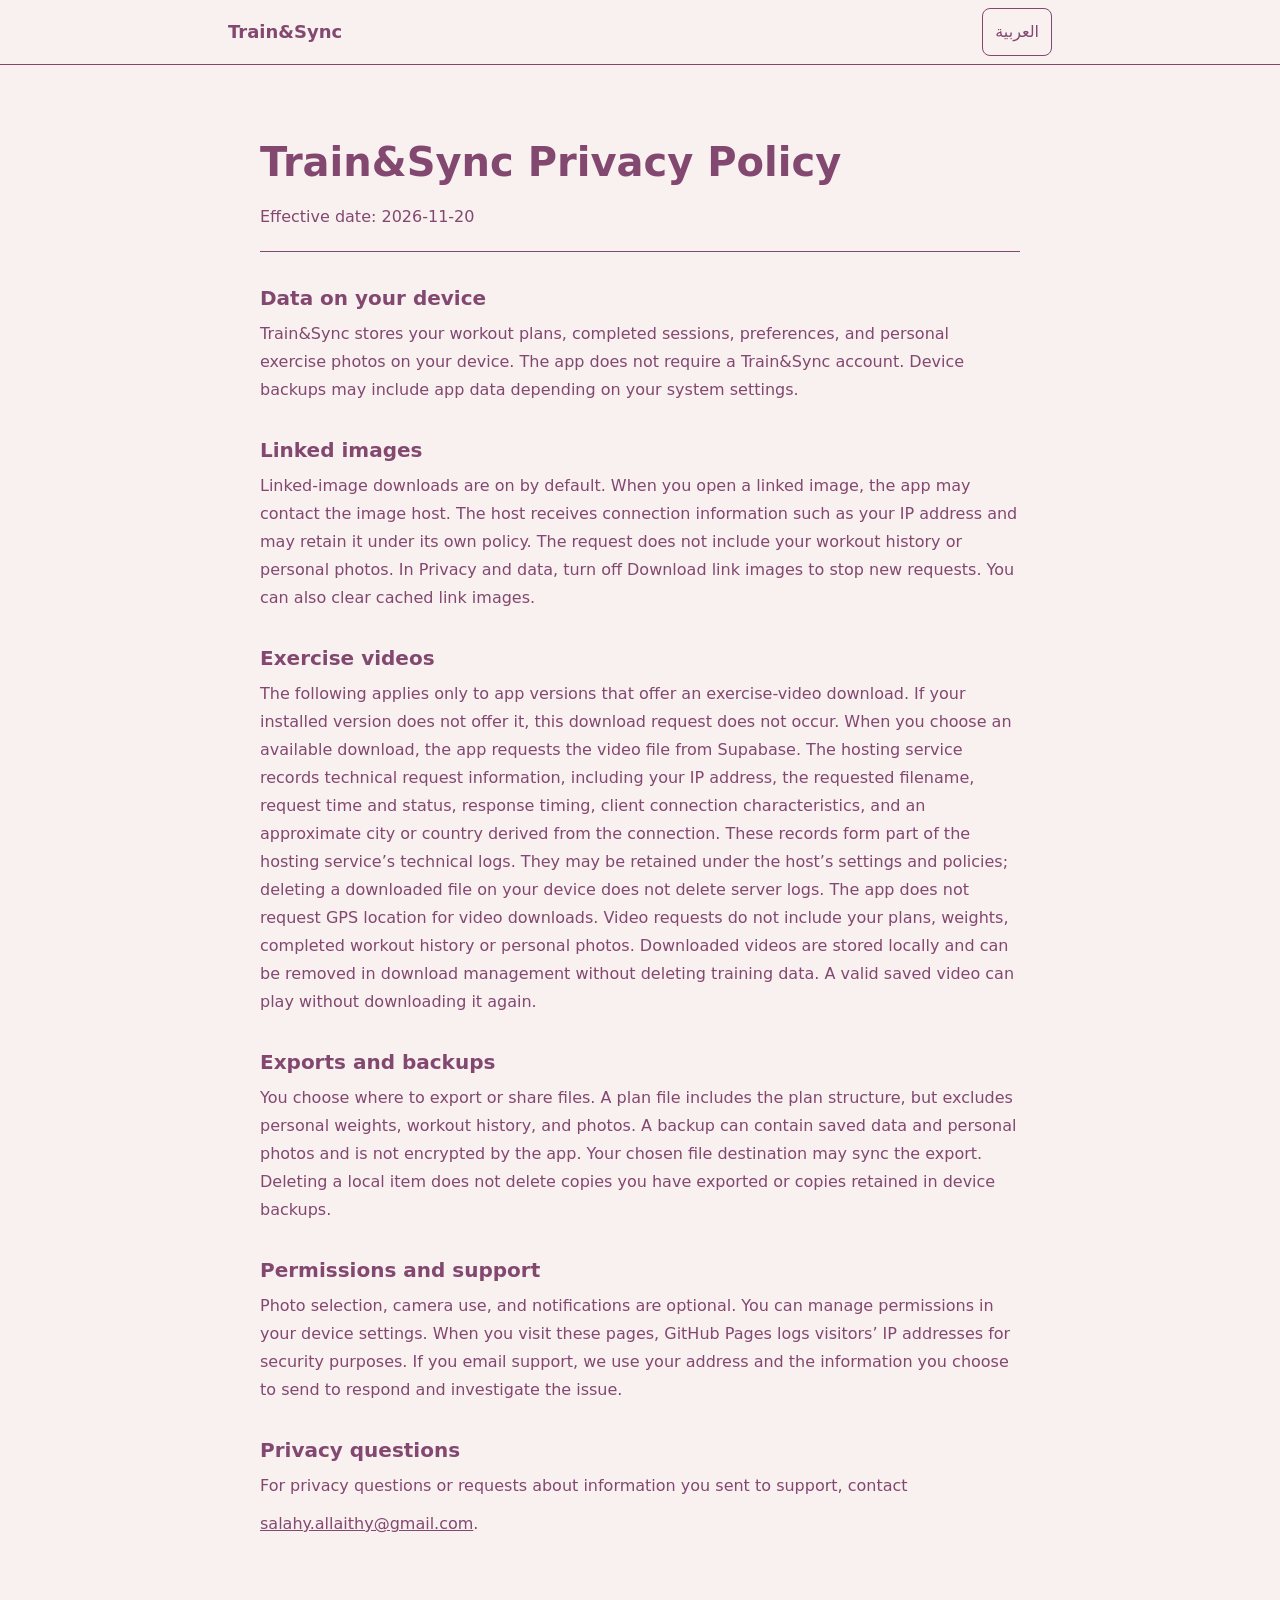
<file: index.html>
<!doctype html>
<html lang="en" dir="ltr">
<head>
  <meta charset="utf-8">
  <meta name="viewport" content="width=device-width, initial-scale=1">
  <meta name="robots" content="noindex">
  <meta name="color-scheme" content="dark light">
  <title>Train&amp;Sync Privacy Policy</title>
  <link rel="canonical" href="https://salahyasser.github.io/trainsync-privacy/">
  <link rel="stylesheet" href="style.css">
</head>
<body>
  <a class="skip" href="#content">Skip to content</a>
  <header class="site-header"><div class="header-inner">
    <span class="brand" dir="ltr">Train&amp;Sync</span>
    <nav aria-label="Language"><a href="./ar/" lang="ar" hreflang="ar">العربية</a></nav>
  </div></header>
  <main id="content" class="page">
    <article>
      <header class="page-heading">
        <h1>Train&amp;Sync Privacy Policy</h1>
        <p class="date">Effective date: <time datetime="2026-11-20" dir="ltr">2026-11-20</time></p>
      </header>
      <section><h2>Data on your device</h2>
        <p>Train&amp;Sync stores your workout plans, completed sessions, preferences, and personal exercise photos on your device. The app does not require a Train&amp;Sync account. Device backups may include app data depending on your system settings.</p>
      </section>
      <section><h2>Linked images</h2>
        <p>Linked-image downloads are on by default. When you open a linked image, the app may contact the image host. The host receives connection information such as your IP address and may retain it under its own policy. The request does not include your workout history or personal photos. In Privacy and data, turn off Download link images to stop new requests. You can also clear cached link images.</p>
      </section>
      <section><h2>Exercise videos</h2>
        <p>The following applies only to app versions that offer an exercise-video download. If your installed version does not offer it, this download request does not occur. When you choose an available download, the app requests the video file from Supabase. The hosting service records technical request information, including your IP address, the requested filename, request time and status, response timing, client connection characteristics, and an approximate city or country derived from the connection. These records form part of the hosting service’s technical logs. They may be retained under the host’s settings and policies; deleting a downloaded file on your device does not delete server logs. The app does not request GPS location for video downloads. Video requests do not include your plans, weights, completed workout history or personal photos. Downloaded videos are stored locally and can be removed in download management without deleting training data. A valid saved video can play without downloading it again.</p>
      </section>
      <section><h2>Exports and backups</h2>
        <p>You choose where to export or share files. A plan file includes the plan structure, but excludes personal weights, workout history, and photos. A backup can contain saved data and personal photos and is not encrypted by the app. Your chosen file destination may sync the export. Deleting a local item does not delete copies you have exported or copies retained in device backups.</p>
      </section>
      <section><h2>Permissions and support</h2>
        <p>Photo selection, camera use, and notifications are optional. You can manage permissions in your device settings. When you visit these pages, GitHub Pages logs visitors’ IP addresses for security purposes. If you email support, we use your address and the information you choose to send to respond and investigate the issue.</p>
      </section>
      <section><h2>Privacy questions</h2>
        <p>For privacy questions or requests about information you sent to support, contact <a href="mailto:salahy.allaithy@gmail.com">salahy.allaithy@gmail.com</a>.</p>
      </section>
    </article>
  </main>
</body>
</html>
</file>
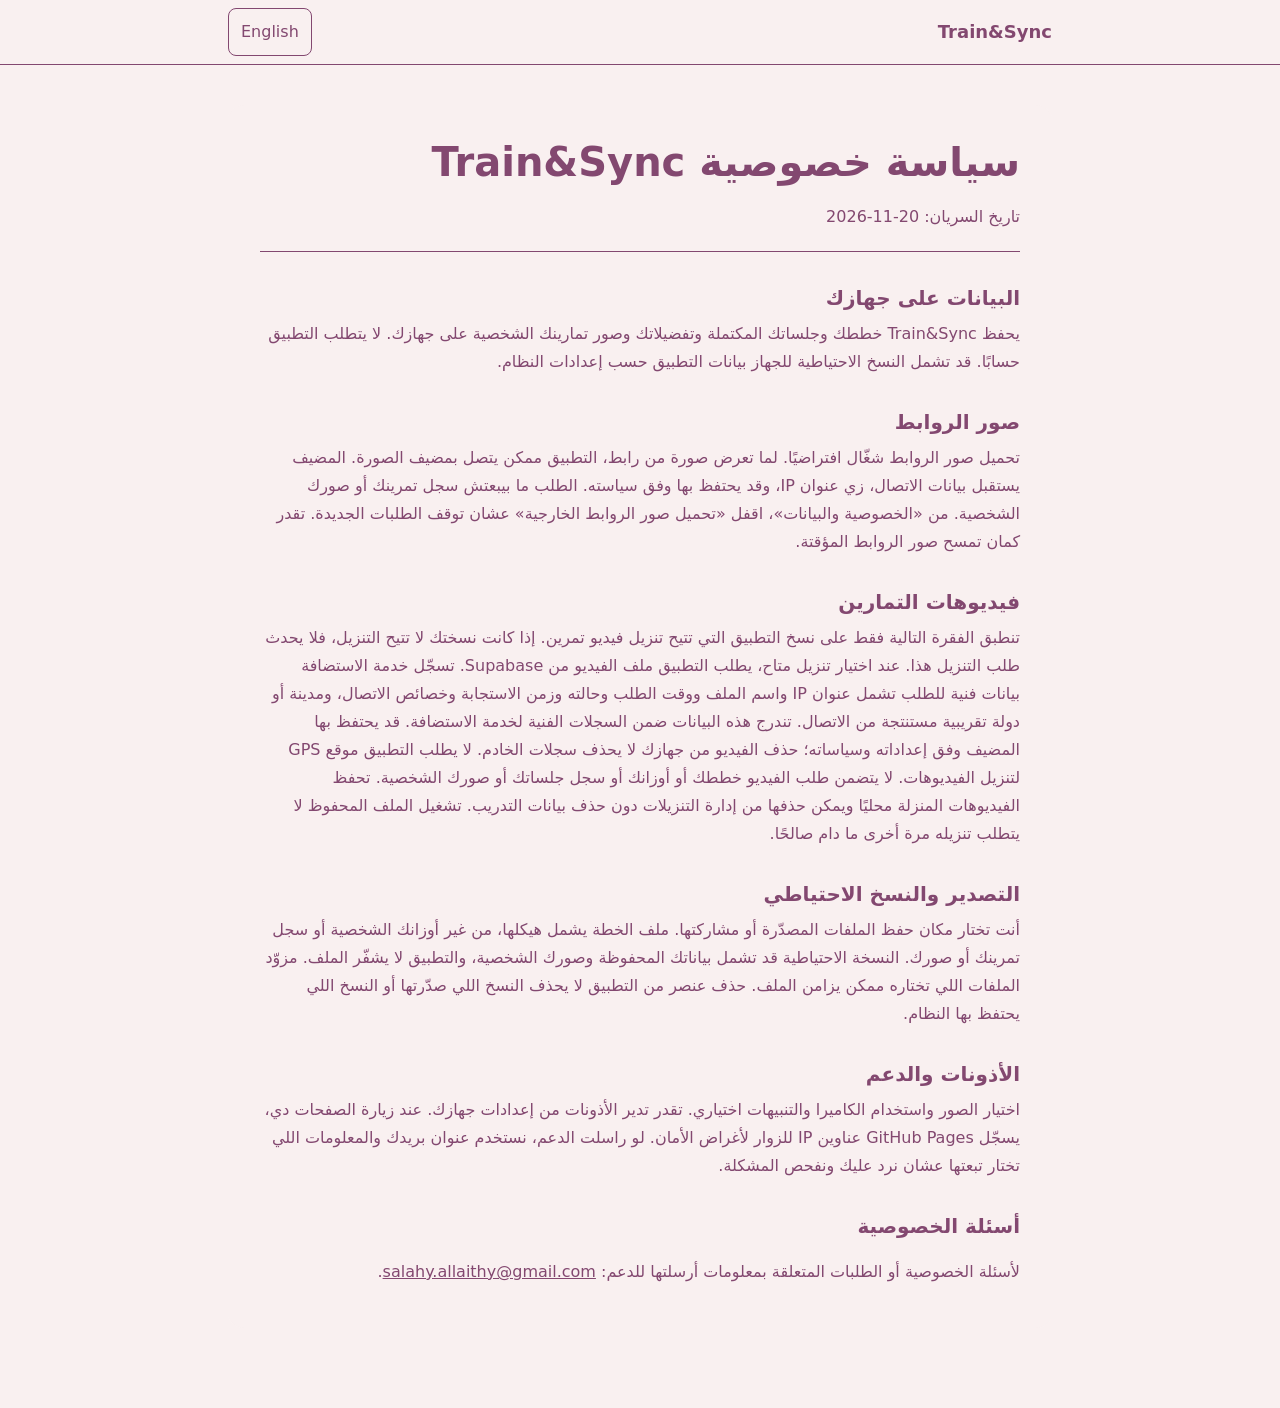
<file: ar/index.html>
<!doctype html>
<html lang="ar" dir="rtl">
<head>
  <meta charset="utf-8">
  <meta name="viewport" content="width=device-width, initial-scale=1">
  <meta name="robots" content="noindex">
  <meta name="color-scheme" content="dark light">
  <title>سياسة خصوصية Train&amp;Sync</title>
  <link rel="canonical" href="https://salahyasser.github.io/trainsync-privacy/ar/">
  <link rel="stylesheet" href="../style.css">
</head>
<body>
  <a class="skip" href="#content">انتقل إلى المحتوى</a>
  <header class="site-header"><div class="header-inner">
    <span class="brand" dir="ltr">Train&amp;Sync</span>
    <nav aria-label="اللغة"><a href="../" lang="en" hreflang="en">English</a></nav>
  </div></header>
  <main id="content" class="page">
    <article>
      <header class="page-heading">
        <h1>سياسة خصوصية Train&amp;Sync</h1>
        <p class="date">تاريخ السريان: <time datetime="2026-11-20" dir="ltr">2026-11-20</time></p>
      </header>
      <section><h2>البيانات على جهازك</h2>
        <p>يحفظ Train&amp;Sync خططك وجلساتك المكتملة وتفضيلاتك وصور تمارينك الشخصية على جهازك. لا يتطلب التطبيق حسابًا. قد تشمل النسخ الاحتياطية للجهاز بيانات التطبيق حسب إعدادات النظام.</p>
      </section>
      <section><h2>صور الروابط</h2>
        <p>تحميل صور الروابط شغّال افتراضيًا. لما تعرض صورة من رابط، التطبيق ممكن يتصل بمضيف الصورة. المضيف يستقبل بيانات الاتصال، زي عنوان IP، وقد يحتفظ بها وفق سياسته. الطلب ما بيبعتش سجل تمرينك أو صورك الشخصية. من «الخصوصية والبيانات»، اقفل «تحميل صور الروابط الخارجية» عشان توقف الطلبات الجديدة. تقدر كمان تمسح صور الروابط المؤقتة.</p>
      </section>
      <section><h2>فيديوهات التمارين</h2>
        <p>تنطبق الفقرة التالية فقط على نسخ التطبيق التي تتيح تنزيل فيديو تمرين. إذا كانت نسختك لا تتيح التنزيل، فلا يحدث طلب التنزيل هذا. عند اختيار تنزيل متاح، يطلب التطبيق ملف الفيديو من Supabase. تسجّل خدمة الاستضافة بيانات فنية للطلب تشمل عنوان IP واسم الملف ووقت الطلب وحالته وزمن الاستجابة وخصائص الاتصال، ومدينة أو دولة تقريبية مستنتجة من الاتصال. تندرج هذه البيانات ضمن السجلات الفنية لخدمة الاستضافة. قد يحتفظ بها المضيف وفق إعداداته وسياساته؛ حذف الفيديو من جهازك لا يحذف سجلات الخادم. لا يطلب التطبيق موقع GPS لتنزيل الفيديوهات. لا يتضمن طلب الفيديو خططك أو أوزانك أو سجل جلساتك أو صورك الشخصية. تحفظ الفيديوهات المنزلة محليًا ويمكن حذفها من إدارة التنزيلات دون حذف بيانات التدريب. تشغيل الملف المحفوظ لا يتطلب تنزيله مرة أخرى ما دام صالحًا.</p>
      </section>
      <section><h2>التصدير والنسخ الاحتياطي</h2>
        <p>أنت تختار مكان حفظ الملفات المصدّرة أو مشاركتها. ملف الخطة يشمل هيكلها، من غير أوزانك الشخصية أو سجل تمرينك أو صورك. النسخة الاحتياطية قد تشمل بياناتك المحفوظة وصورك الشخصية، والتطبيق لا يشفّر الملف. مزوّد الملفات اللي تختاره ممكن يزامن الملف. حذف عنصر من التطبيق لا يحذف النسخ اللي صدّرتها أو النسخ اللي يحتفظ بها النظام.</p>
      </section>
      <section><h2>الأذونات والدعم</h2>
        <p>اختيار الصور واستخدام الكاميرا والتنبيهات اختياري. تقدر تدير الأذونات من إعدادات جهازك. عند زيارة الصفحات دي، يسجّل GitHub Pages عناوين IP للزوار لأغراض الأمان. لو راسلت الدعم، نستخدم عنوان بريدك والمعلومات اللي تختار تبعتها عشان نرد عليك ونفحص المشكلة.</p>
      </section>
      <section><h2>أسئلة الخصوصية</h2>
        <p>لأسئلة الخصوصية أو الطلبات المتعلقة بمعلومات أرسلتها للدعم: <a href="mailto:salahy.allaithy@gmail.com">salahy.allaithy@gmail.com</a>.</p>
      </section>
    </article>
  </main>
</body>
</html>
</file>
<file: style.css>
:root {
  color-scheme: dark;
  --background: #834870;
  --foreground: #f9f0f0;
  --surface: #834870;
  --line: #e5c9d8;
  --focus: #e5c9d8;
}
@media (prefers-color-scheme: light) {
  :root {
    color-scheme: light;
    --background: #f9f0f0;
    --foreground: #834870;
    --surface: #f9f0f0;
    --line: #834870;
    --focus: #834870;
  }
}
* { box-sizing: border-box; }
html { font-family: system-ui, -apple-system, sans-serif; }
body {
  margin: 0;
  background: var(--background);
  color: var(--foreground);
  font-size: 1rem;
  line-height: 1.75;
  overflow-wrap: anywhere;
}
a { color: inherit; overflow-wrap: anywhere; }
a:focus-visible { outline: 3px solid var(--focus); outline-offset: 4px; }
.skip {
  position: absolute;
  inset-block-start: -10rem;
  inset-inline-start: 1rem;
  padding: .75rem;
  background: var(--surface);
  z-index: 1;
}
.skip:focus { inset-block-start: 1rem; }
.site-header { border-block-end: 1px solid var(--line); }
.header-inner {
  max-width: 54rem;
  margin-inline: auto;
  padding-inline: 1.25rem;
  display: flex;
  align-items: center;
  justify-content: space-between;
  gap: 1rem;
  flex-wrap: wrap;
}
.brand { font-weight: 750; font-size: 1.125rem; }
nav a {
  display: inline-flex;
  align-items: center;
  justify-content: center;
  min-width: 3rem;
  min-height: 3rem;
  padding: .5rem .75rem;
  text-decoration: none;
  border: 1px solid var(--line);
  border-radius: .5rem;
  margin-block: .5rem;
}
nav a:hover { text-decoration: underline; }
.page { max-width: 54rem; margin-inline: auto; padding: 2.5rem clamp(.75rem, 3vw, 1.25rem) 5rem; }
article { background: var(--surface); padding: clamp(.75rem, 3vw, 2rem); border-radius: 1rem; }
.page-heading { border-block-end: 1px solid var(--line); padding-block-end: 1.25rem; }
h1 { font-size: clamp(1.75rem, 5vw, 2.5rem); line-height: 1.25; margin: 0; }
.date { margin: 1rem 0 0; }
section { margin-block-start: 2rem; }
h2 { font-size: 1.25rem; line-height: 1.4; margin: 0 0 .5rem; }
p { margin: 0; }
section a {
  display: inline-flex;
  align-items: center;
  min-height: 3rem;
  max-width: 100%;
}
</file>
